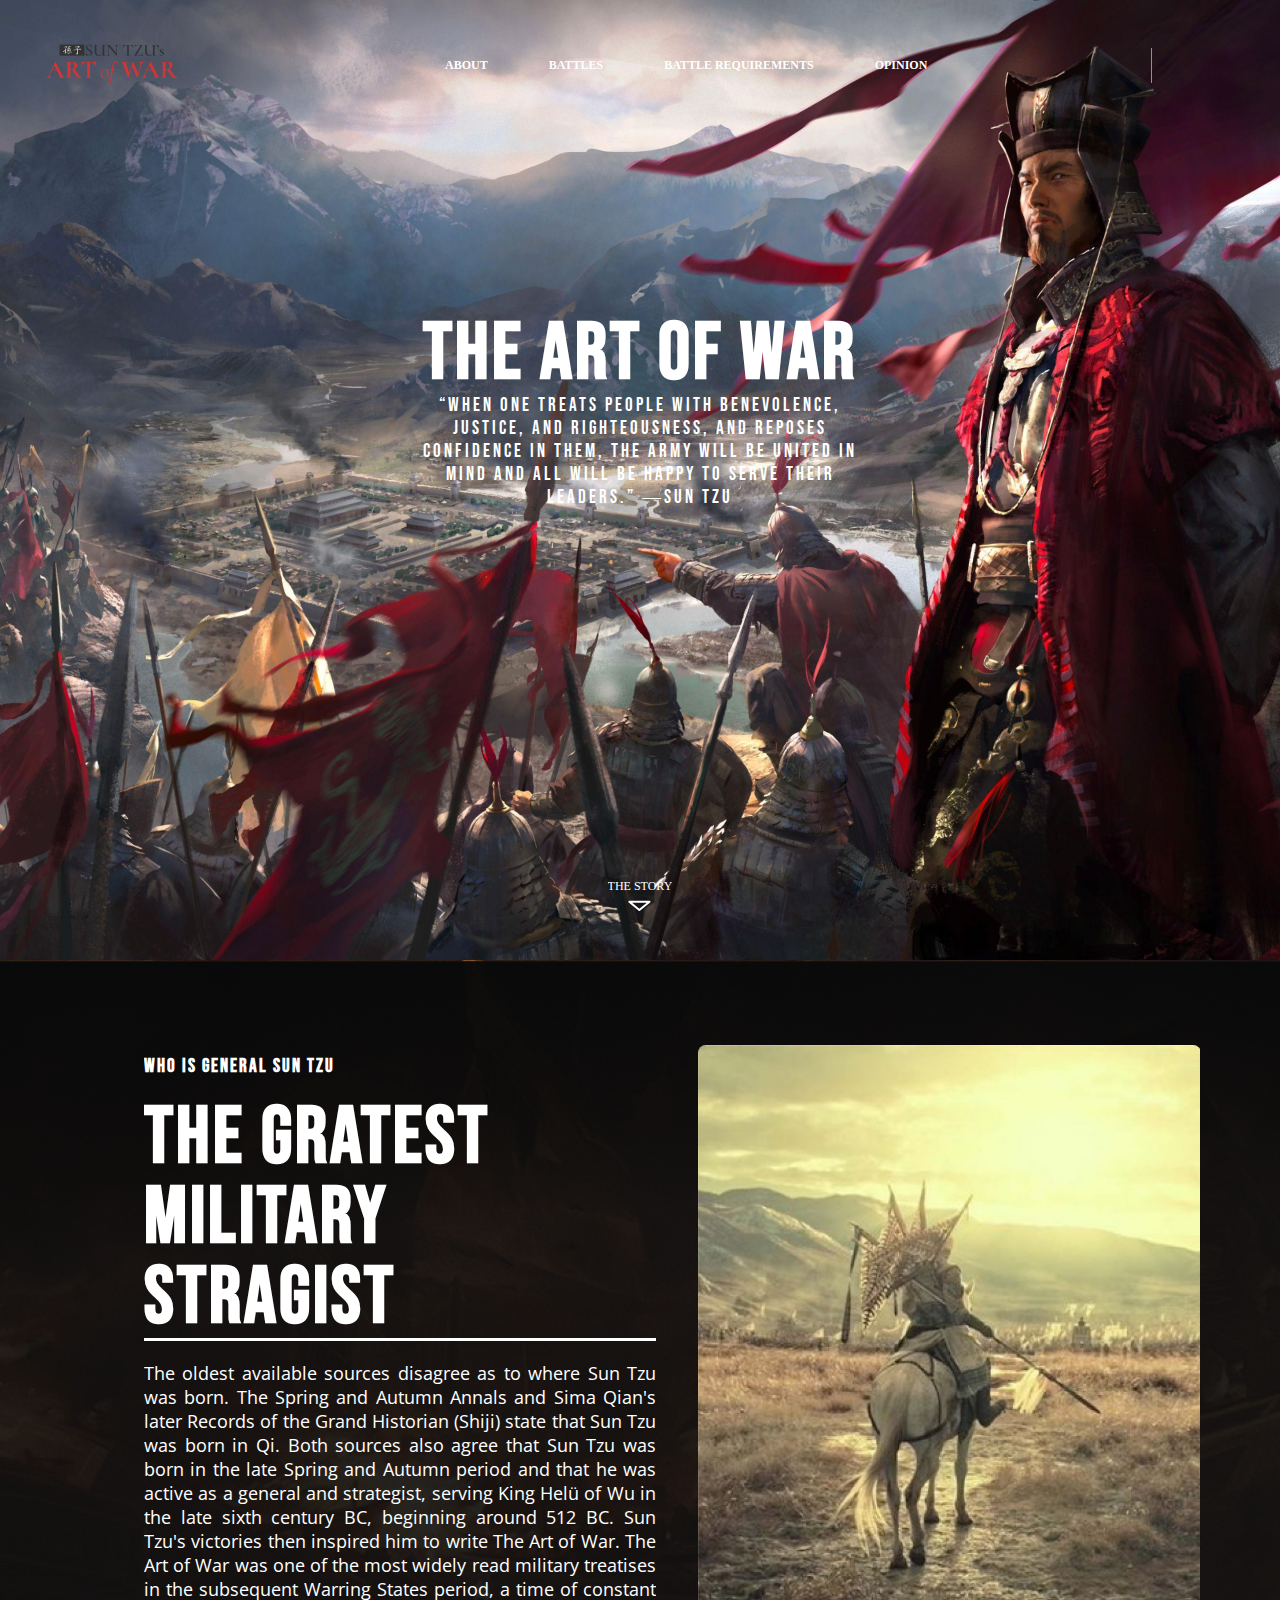
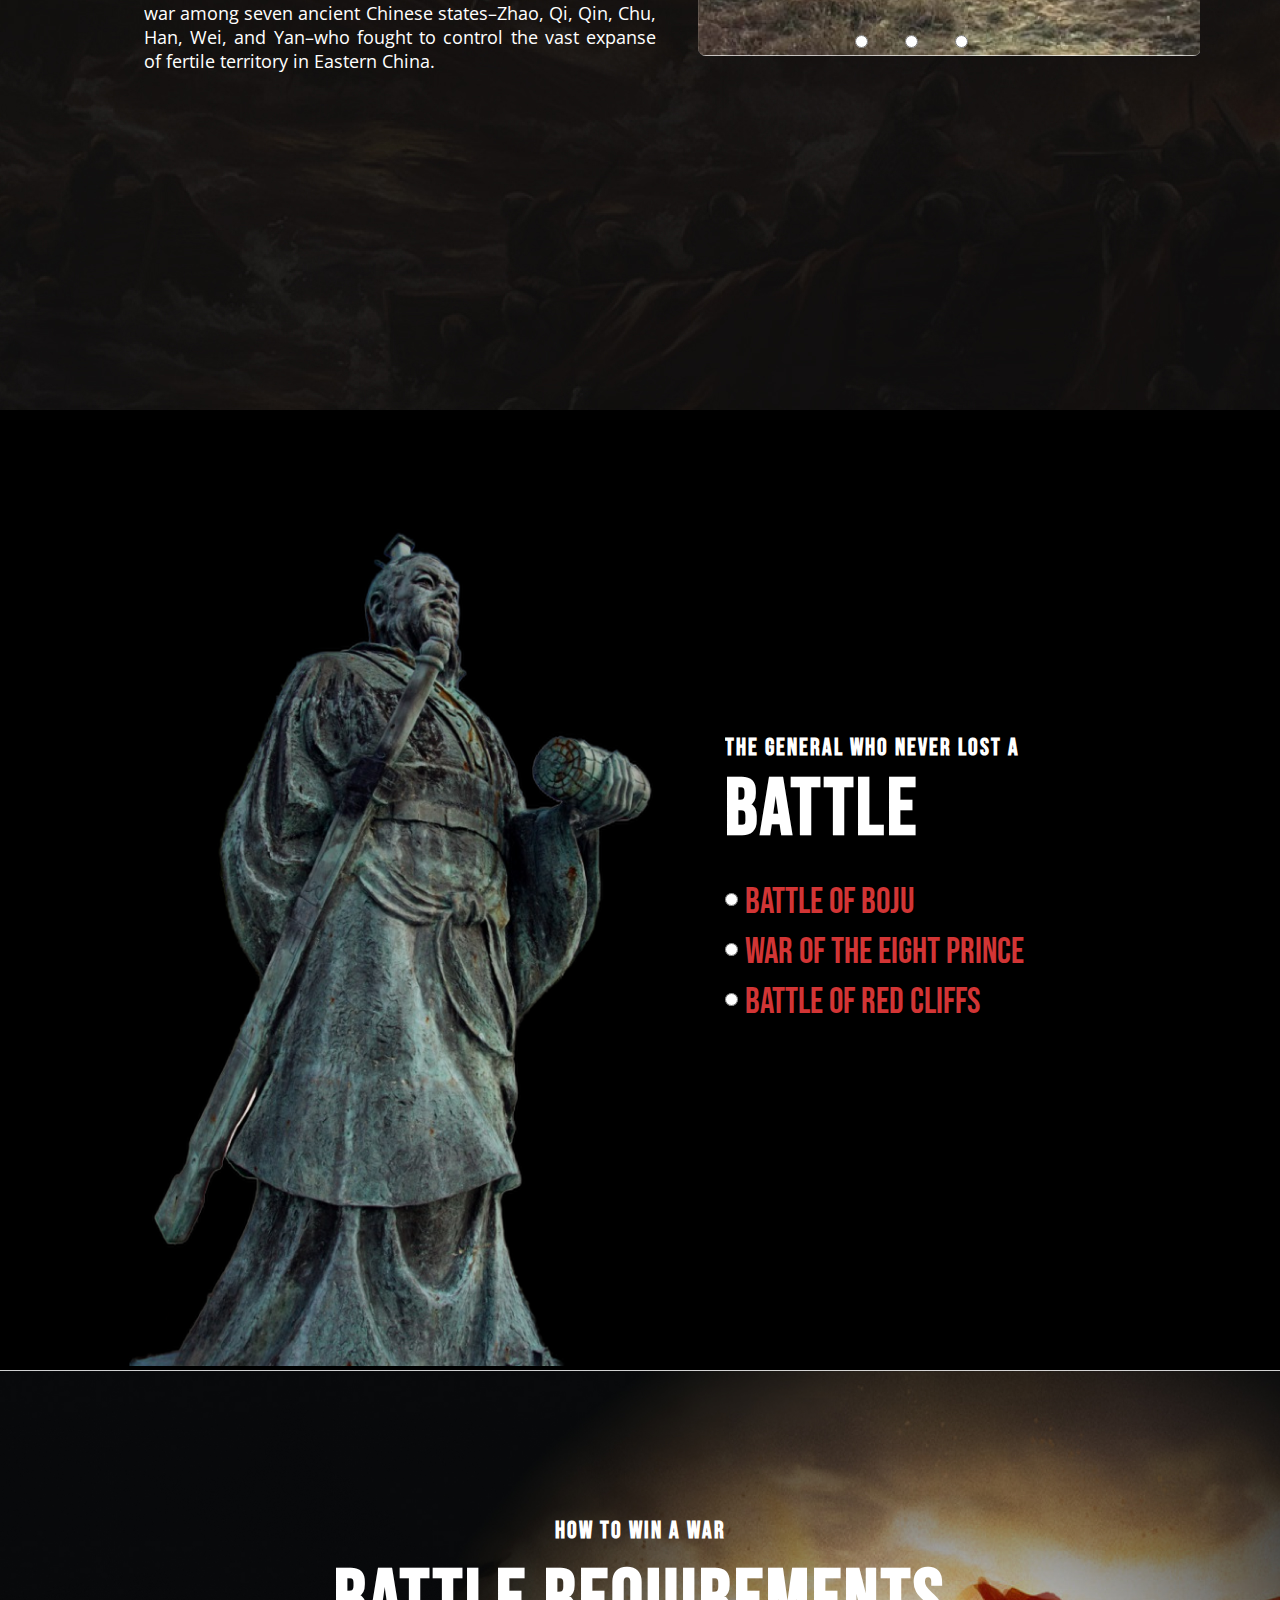
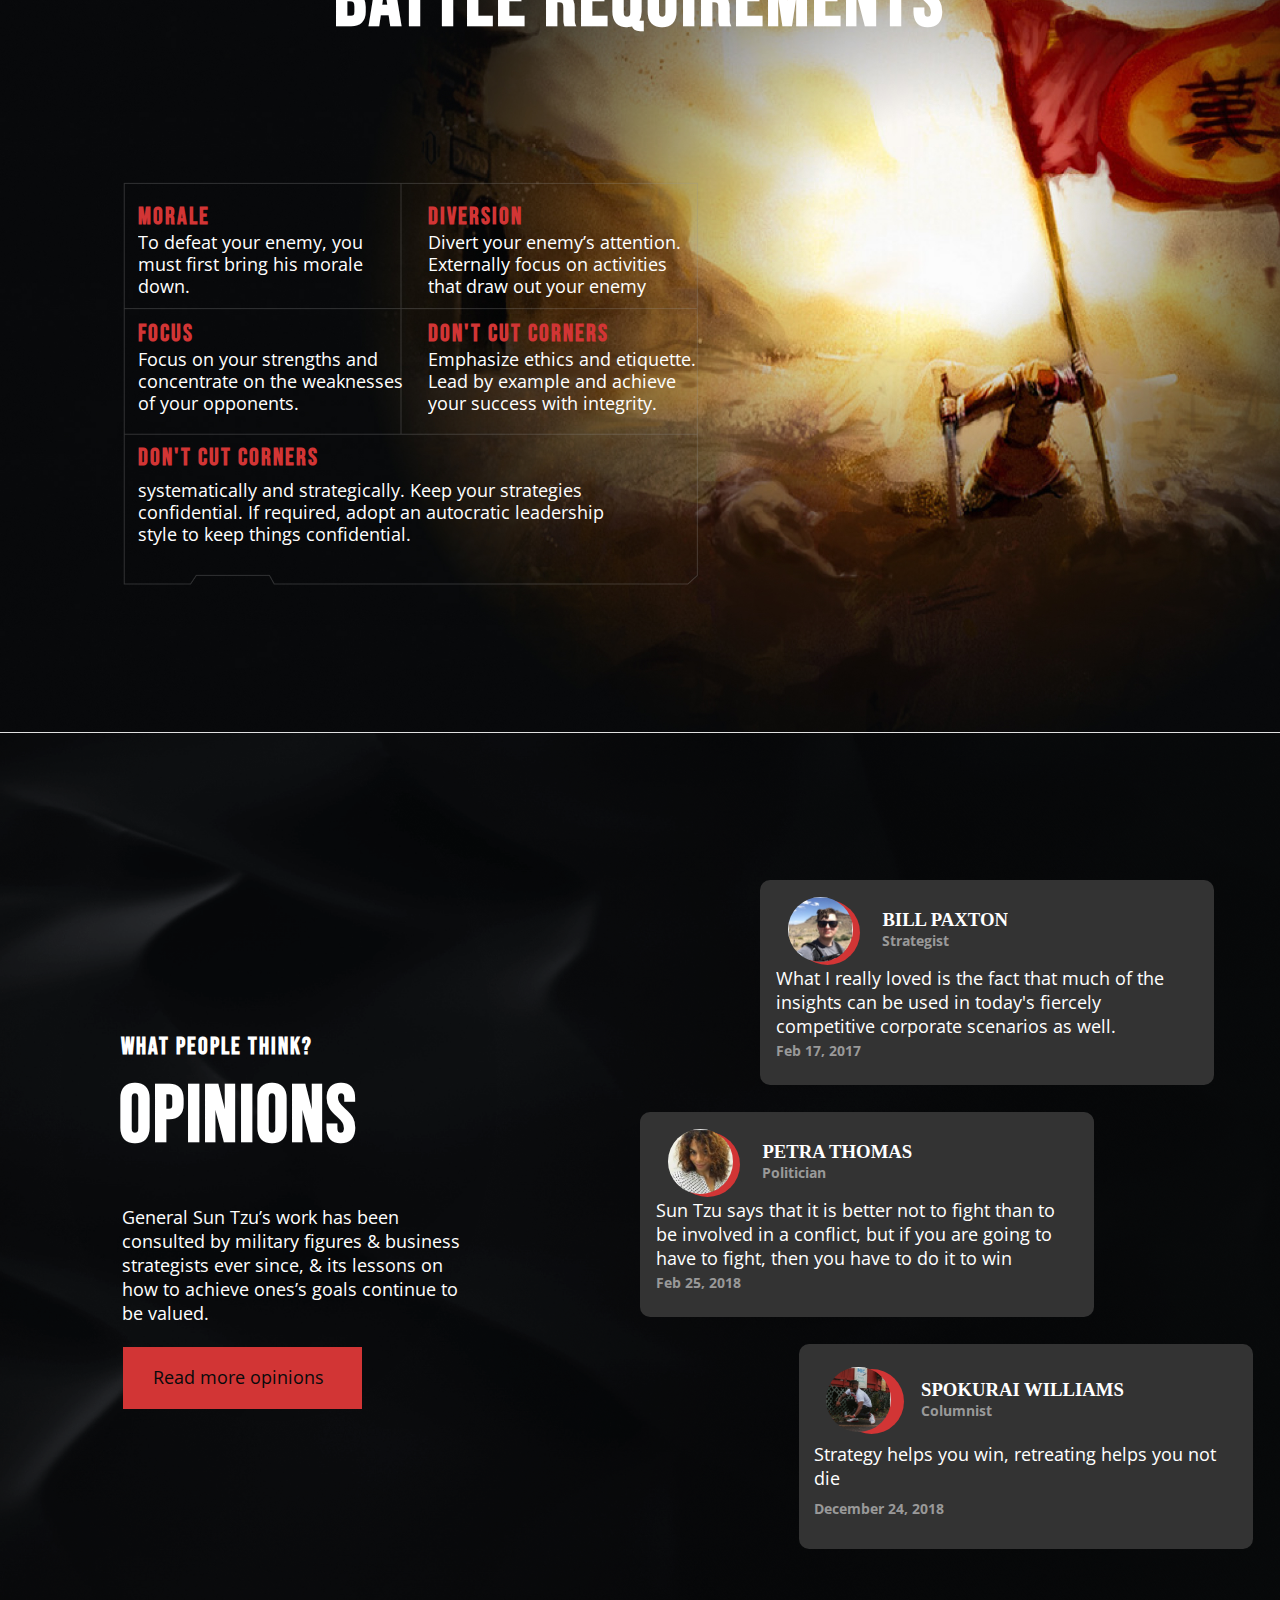
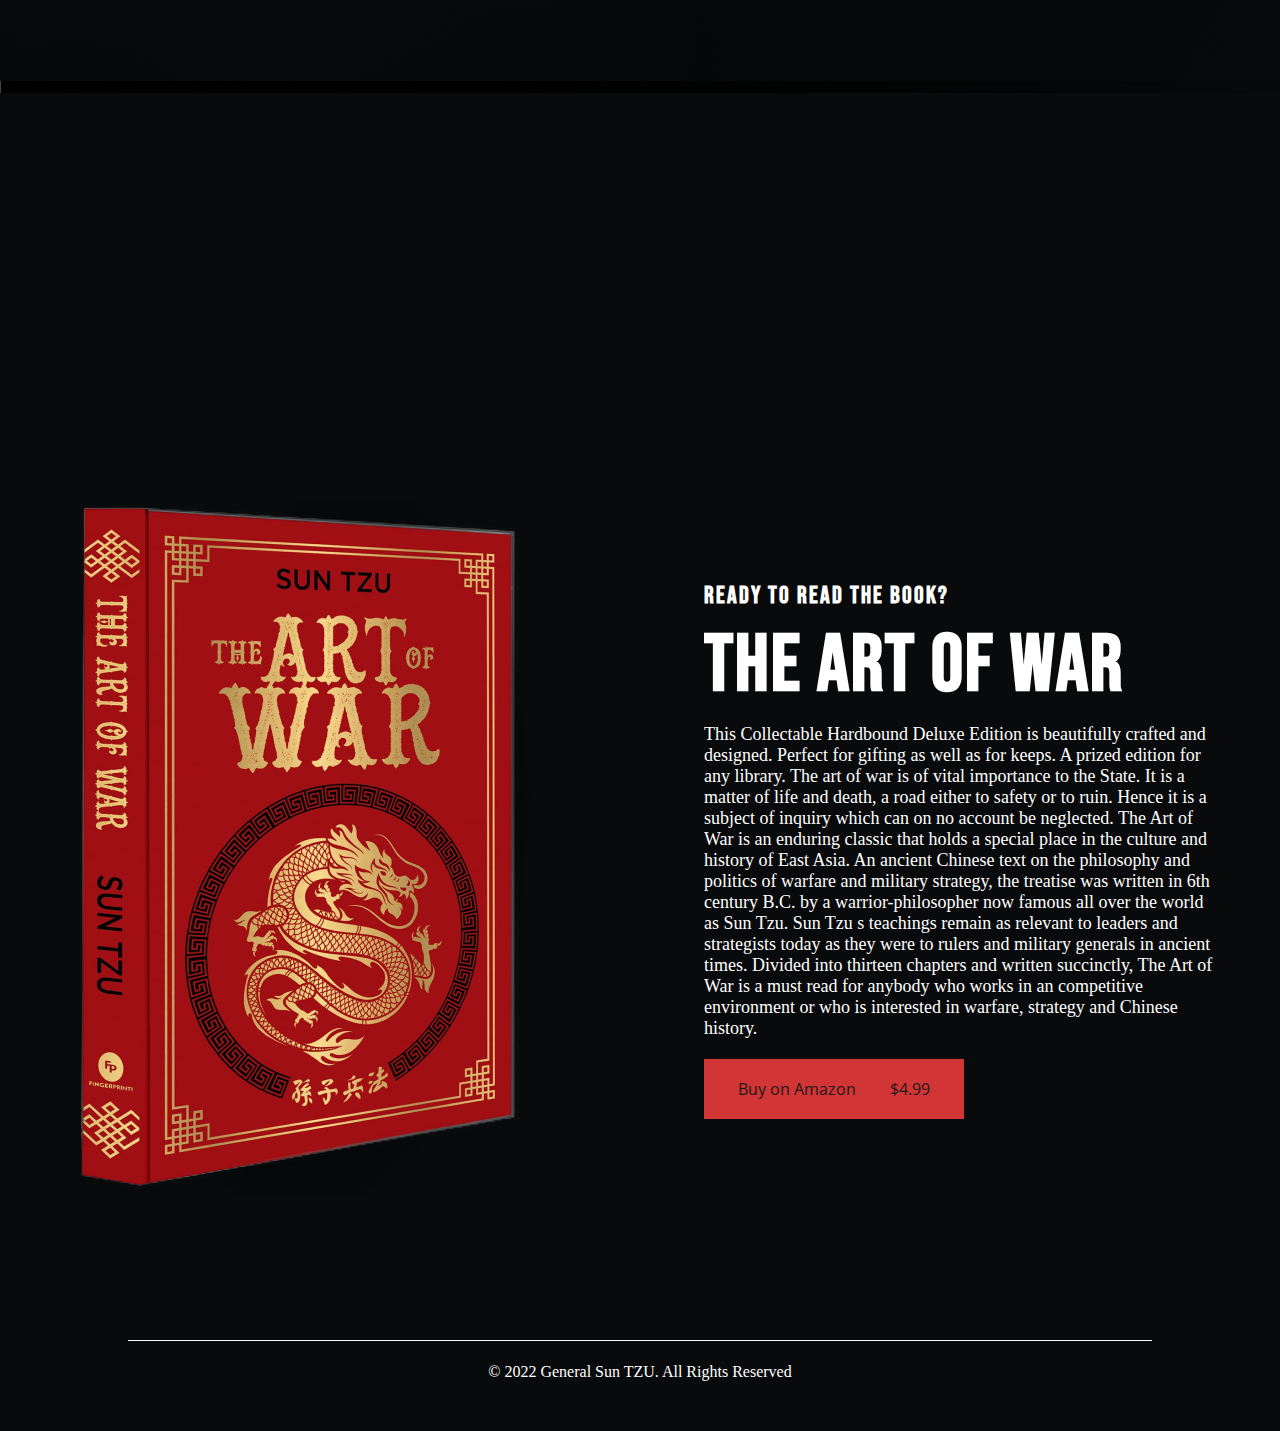
<file: index.html>
<!DOCTYPE html>
<html lang="en">
<head>
    <meta charset="UTF-8">
    <meta http-equiv="X-UA-Compatible" content="IE=edge">
    <meta name="viewport" content="width=device-width, initial-scale=1.0">
    <title>Art of war Landing</title>
    <link rel="stylesheet" href="Art-of-war-landing.css">
    <link rel="stylesheet" href="carousel.css">
    <link rel="stylesheet" href="TheHero.css">
    <link rel="stylesheet" href="battle-req.css">
    <link rel="stylesheet" href="opinions.css"> 
</head>
<body>
    <header>
        
        <nav class="menu">
            <div class="logo"> 
                <img src="./img/heading 1.png" alt=""> 
            </div>
            <div class="menu-links">
                <a href="">ABOUT</a>
                <a href="">BATTLES</a>
                <a href="">BATTLE REQUIREMENTS</a>
                <a href="">OPINION</a>
            </div>
        </nav>

        <div class="header-middle">
            <h1 class="header-heading">THE ART OF WAR</h1>
            <h3 class="header-text">“When one treats people with benevolence, justice, and righteousness, and reposes confidence in them,
            the army will be united in mind and all will be happy to serve their leaders.” ―Sun Tzu</h3>
        </div>
        <div class="header-bottom">
            <a href="" class="scroll-down-text">
                The story
            </a>
            <a href="#General-SUN-TZU-bio" class="scroll-down-button">
                <svg  width="23" height="12" viewBox="0 0 23 12" fill="none" xmlns="http://www.w3.org/2000/svg">
                    <path d="M21.5786 1.83374H1.32422L11.338 10.0029L21.5786 1.83374Z" stroke="white" stroke-width="2" stroke-linecap="round" stroke-linejoin="round"/>
                </svg>  
            </a>

        </div>
    </header>
    <main>
        <section class="General-SUN-TZU-bio" id="General-SUN-TZU-bio">
            <div class="general-carousel">
                <div class="who-is">
                    <h3>WHO IS GENERAL SUN TZU</h3>
                    <h1>THE GRATEST MILITARY STRAGIST</h1>
                    <p>The oldest available sources disagree as to where Sun Tzu was born. The Spring and Autumn Annals and Sima Qian's later Records of the Grand Historian (Shiji) state that Sun Tzu was born in Qi. Both sources also agree that Sun Tzu was born in the late Spring and Autumn period and that he was active as a general and strategist, serving King Helü of Wu in the late sixth century BC, beginning around 512 BC. Sun Tzu's victories then inspired him to write The Art of War. 
                        The Art of War was one of the most widely read military treatises in the subsequent Warring States period, 
                        a time of constant war among seven ancient Chinese states–Zhao, Qi, Qin, Chu, Han, Wei, and Yan–who fought to control the vast expanse of fertile territory in Eastern China.        </p>
        
                </div>
                <div class="carousel">
                    <div class="slides-container">
                    <input type="radio" name="images" id="i1">
                    <input type="radio" name="images" id="i2">
                    <input type="radio" name="images" id="i3">
                        
                        <div class="image-slider">
                            <div class="slide-div" id="slide1">
                                <img src="./img/screenshot 1.jpg" alt="screenshot1" class="img" id="img1">
                                    <label for="i3" class="pre"></label>
                                    <label for="i2" class="nxt"></label>
                            </div>
                            <div class="slide-div" id="slide2">
                                <img src="./img/screenshot 2.jpg" alt="screenshot2" class="img" id="img2">
                                    <label for="i1" class="pre"></label>
                                    <label for="i3" class="nxt"></label>
                            </div>
                            <div class="slide-div" id="slide3">
                                <img src="./img/screenshot 3.jpg" alt="screenshot3" class="img" id="img3">
                                    <label for="i2" class="pre"></label>
                                    <label for="i1" class="nxt"></label>
                            </div>
                        </div>
                    </div>
                </div>
            </div>
        </section>
        <section class="the-hero">
            <div class="hero-image">
                <img src="img/Enchoen27n3200 1.png" alt="">
            </div>
            <div class="hero-text">
                <div class="hero-title">
                    <h3>THE GENERAL WHO NEVER LOST A</h3>
                    <h1>BATTLE</h1>
                </div>
                <div class="battle-list">
                    
                    
                    <ul>
                        <input type="radio" name="battle-list" id="l1"/>
                        <input type="radio" name="battle-list" id="l2">
                        <input type="radio" name="battle-list" id="l3">
                        <li>
                            BATTLE OF BOJU
                        </li>
                        <li id="d1">The Battle of Boju and the Wu-Chu War the first large-scale war of the Eastern Zhou Dynasty.</li>
                        
                        <li>
                            WAR OF THE EIGHT PRINCES
                        </li>
                        <li id="d2">Lorem ipsum dolor sit amet, consectetur adipisicing elit. Veniam, pariatur.</li>
                        <li>
                            BATTLE OF RED CLIFFS
                        </li>
                        <li id="d3">Lorem ipsum dolor sit amet, consectetur adipisicing elit. Tempora magnam incidunt dolor inventore porro in.</li>
    
                    </ul>
                </div>
            </div>
        </section>
        <section class="battle-req">
            <div class="battle-req-title">
                <h3>HOW TO WIN A WAR</h3>
                <h1>BATTLE REQUIREMENTS</h1>
            </div>
            <div class="all-table">
                <img src="img/disquette.png" alt="" class="table-img">
            
                <div class="req-table">
                    <div class="morale">
                        <h3 class="morale-title">
                            MORALE
                        </h3>
                        <p class="morale-p">To defeat your enemy, you must first bring his morale down. </p>
                    </div>
                    <div class="diversion">
                        <h3 class="diversion-title">
                            DIVERSION
                        </h3>
                        <p class="diversion-p">Divert your enemy’s attention. Externally focus on activities that draw out your enemy</p>
                    </div>
                    <div class="Focus">
                        <h3 class="Focus-title">
                            FOCUS
                        </h3>
                        <p class="Focus-p">Focus on your strengths and concentrate on the weaknesses of your opponents.</p>
                    </div>
                    <div class="Don’t-cut-corners">
                        <h3 class="Don’t-cut-corners-title">
                            DON'T CUT CORNERS
                        </h3>
                        <p class="Focus-p">Emphasize ethics and etiquette. Lead by example and achieve your success with integrity.</p>
                    </div>
                    <div class="Attack-from-all-sources">
                        <h3 class="Attack-from-all-sources-title">
                            DON'T CUT CORNERS
                        </h3>
                        <p class="Attack-from-all-sources-p">systematically and strategically. Keep your strategies confidential. If required, adopt an autocratic leadership style to keep things confidential.</p>
                    </div>

                </div>
            </div>
        </section>
        <section class="opinions">
            <div class="opinion-text">
                <h3 class="opinion-h3-title">What people think?</h3>
                <h1 class="opinion-h1-title">OPINIONS</h1>
                <p class="opinion-p-text">General Sun Tzu’s work has been consulted by military figures & business strategists ever since, & its lessons on how to achieve ones’s goals continue to be valued.</p>
                <a href="#" class="opinion-btn">Read more opinions</a>
            </div>
            <div class="peoples-commet">
                    <div class="bill">
                        <div class="img-name-title">
                            <div class="bg-img"></div>
                            <img src="./img/image 8.jpg" alt="bill" class="commentators-image" height="65px" width="65px">
                            <div class="name-title">
                                <h3 class="name">BILL PAXTON</h3>
                                <h5 class="commentator's-title">Strategist</h5>
                            </div>
                        </div>
                        <p class="comment">What I really loved is the fact that much of the insights can be used in today's fiercely competitive corporate scenarios as well. </p>
                        <h5 class="comment-date">Feb 17, 2017</h5>
                    </div>
                <div class="petra">
                    <div class="img-name-title">
                        <div class="bg-img"></div>
                        <img src="./img/image.jpg" alt="petra" class="commentators-image" height="65px" width="65px">
                        <div class="name-title">
                            <h3 class="name">PETRA THOMAS</h3>
                            <h5 class="commentator's-title">Politician</h5>
                       </div>   
                    </div>
                        <p class="comment">Sun Tzu says that it is better not to fight than to be involved in a conflict, but if you are going to have to fight, then you have to do it to win</p>
                        <h5 class="comment-date">Feb 25, 2018</h5>
                </div>
                <div class="spokurai">
                    <div class="img-name-title">
                            <div class="bg-img"></div>
                            <img src="./img/image (1).jpg" alt="spokurai" class="commentators-image" height="65px" width="65px">
                            <div class="name-title">
                                <h3 class="name">SPOKURAI WILLIAMS</h3>
                                <h5 class="commentator's-title">Columnist</h5>
                            </div> 
                    </div>
                        <p class="comment">Strategy helps you win, retreating helps you not die</p>
                        <h5 class="comment-date">December 24, 2018</h5>
                </div>
            </div>
        </section>
        <section class="more-about-the-book">
            <div class="read-the-book">
                <div class="book-picture"><img src="img/Group 3.png" alt=""></div>
                <div class="book-discription">
                    <h3 class="get-ready-text">READY TO READ THE BOOK?</h3>
                    <h1 class="book-name">THE ART OF WAR</h1>
                    <p class="short-descp">
                        This Collectable Hardbound Deluxe Edition is beautifully crafted and designed.
                        Perfect for gifting as well as for keeps. A prized edition for any library. 
                        The art of war is of vital importance to the State. It is a matter of life and death, 
                        a road either to safety or to ruin. Hence it is a subject of inquiry which can on no account be neglected. 
                        The Art of War is an enduring classic that holds a special place in the culture and history of East Asia. 
                        An ancient Chinese text on the philosophy and politics of warfare and military strategy, the treatise was written in 6th century B.C. by a warrior-philosopher now famous all over the world as Sun Tzu. 
                        Sun Tzu s teachings remain as relevant to leaders and strategists today as they were to rulers and military generals in ancient times. Divided into thirteen chapters and written succinctly, The Art of War is a must read for anybody who works in an competitive environment or who is interested in warfare, 
                        strategy and Chinese history.
                    </p>
                    <a href="#" class="dload-btn">
                        <span class="where-to-buy">Buy on Amazon</span>
                        <span class="price">$4.99</span>
                    </a>
                </div>
            </div>
        </section>

        <footer>
            <div class="copy"> © 2022 General Sun TZU. All Rights Reserved</div>
        </footer>
    </main>

  
    
</body>
</html>
</file>
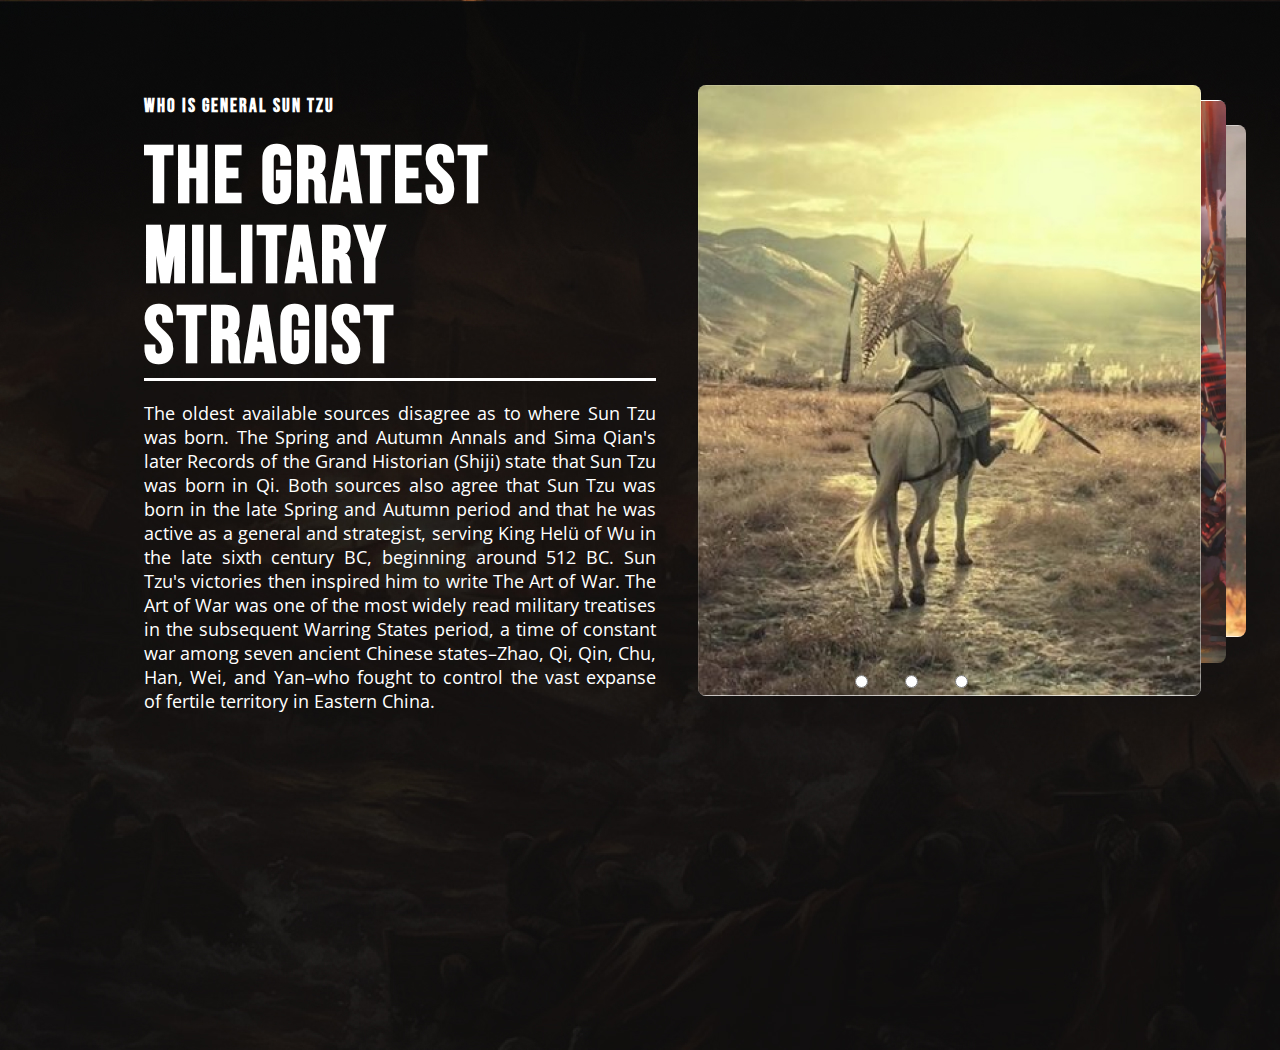
<file: carousel.html>
<!DOCTYPE html>
<html lang="en">
<head>
    <meta charset="UTF-8">
    <meta http-equiv="X-UA-Compatible" content="IE=edge">
    <meta name="viewport" content="width=device-width, initial-scale=1.0">
    <title>Document</title>
    <link rel="stylesheet" href="carousel.css">
</head>
<body>
    <div class="general-carousel">
        <div class="who-is">
            <h3>WHO IS GENERAL SUN TZU</h3>
            <h1>THE GRATEST MILITARY STRAGIST</h1>
            <p>The oldest available sources disagree as to where Sun Tzu was born. The Spring and Autumn Annals and Sima Qian's later Records of the Grand Historian (Shiji) state that Sun Tzu was born in Qi. Both sources also agree that Sun Tzu was born in the late Spring and Autumn period and that he was active as a general and strategist, serving King Helü of Wu in the late sixth century BC, beginning around 512 BC. Sun Tzu's victories then inspired him to write The Art of War. 
                The Art of War was one of the most widely read military treatises in the subsequent Warring States period, 
                a time of constant war among seven ancient Chinese states–Zhao, Qi, Qin, Chu, Han, Wei, and Yan–who fought to control the vast expanse of fertile territory in Eastern China.        </p>

        </div>
        <div class="carousel">
            <div class="slides-container">
            <input type="radio" name="images" id="i1">
            <input type="radio" name="images" id="i2">
            <input type="radio" name="images" id="i3">
                
                <div class="image-slider">
                    <div class="slide-div" id="slide1">
                        <img src="./img/screenshot 1.jpg" alt="screenshot1" class="img" id="img1">
                            <label for="i3" class="pre"></label>
                            <label for="i2" class="nxt"></label>
                    </div>
                    <div class="slide-div" id="slide2">
                        <img src="./img/screenshot 2.jpg" alt="screenshot2" class="img" id="img2">
                            <label for="i1" class="pre"></label>
                            <label for="i3" class="nxt"></label>
                    </div>
                    <div class="slide-div" id="slide3">
                        <img src="./img/screenshot 3.jpg" alt="screenshot3" class="img" id="img3">
                            <label for="i2" class="pre"></label>
                            <label for="i1" class="nxt"></label>
                    </div>
                </div>
            </div>
        </div>
    </div>
</body>
</html>
</file>
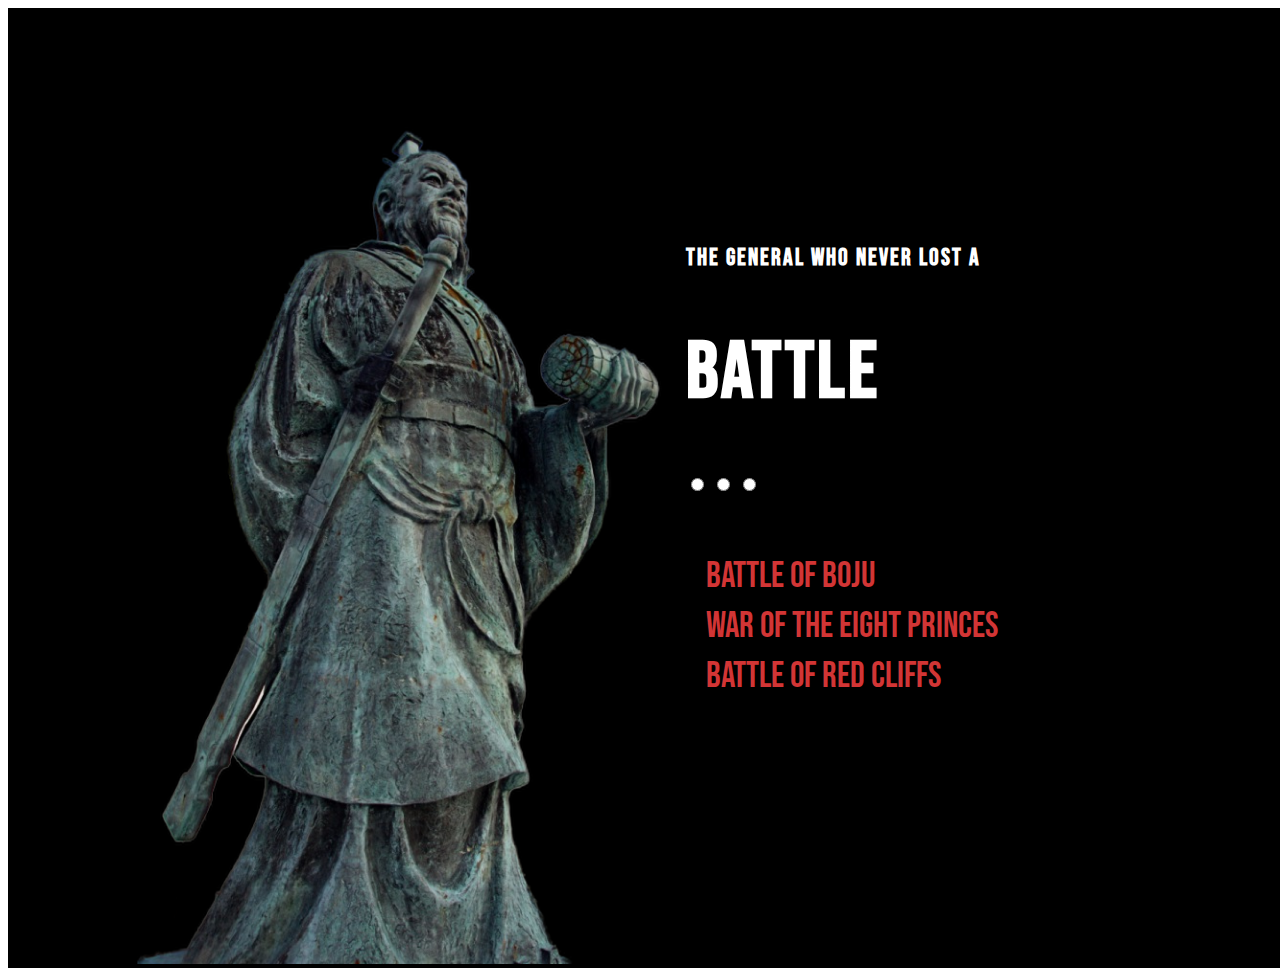
<file: TheHero.html>
<!DOCTYPE html>
<html lang="en">
<head>
    <meta charset="UTF-8">
    <meta http-equiv="X-UA-Compatible" content="IE=edge">
    <meta name="viewport" content="width=device-width, initial-scale=1.0">
    <title>The Hero</title>
    <link rel="stylesheet" href="./TheHero.css">
</head>
<body>
    <div class="the-hero">
        <div class="hero-image">
            <img src="img/Enchoen27n3200 1.png" alt="">
        </div>
        <div class="hero-text">
            <div class="hero-title">
                <h3>THE GENERAL WHO NEVER LOST A</h3>
                <h1>BATTLE</h1>
            </div>
            <div class="battle-list">
                <input type="radio" name="battle-list" id="l1"/>
                <input type="radio" name="battle-list" id="l2">
                <input type="radio" name="battle-list" id="l3">

                <ul>
                    <li>
                        BATTLE OF BOJU
                    </li>
                    <li id="d1">The Battle of Boju and the Wu-Chu War the first large-scale war of the Eastern Zhou Dynasty.</li>
                    
                    <li>
                        WAR OF THE EIGHT PRINCES
                    </li>
                    <li id="d2">Lorem ipsum dolor sit amet, consectetur adipisicing elit. Veniam, pariatur.</li>
                    <li>
                        BATTLE OF RED CLIFFS
                    </li>
                    <li id="d3">Lorem ipsum dolor sit amet, consectetur adipisicing elit. Tempora magnam incidunt dolor inventore porro in.</li>

                </ul>
            </div>
        </div>
    </div>
</body>
</html>
</file>
<file: Art-of-war-landing.css>
@import url('https://fonts.googleapis.com/css2?family=Bebas+Neue&display=swap');
@import url('https://fonts.googleapis.com/css2?family=Bebas+Neue&family=Open+Sans:ital,wght@1,600;1,800&display=swap');

*{
    box-sizing: border-box;
    margin: 0;
    padding: 0;
    overflow-x: hidden;
}
html {
    scroll-behavior: smooth;
}
header {
    background-image: url(./img/2728771\ 1bg-img1.png);
    background-repeat: no-repeat;
    height: 960.14px;
    width: 100vw;
    display: flex;
    flex-direction: column;
    justify-content: space-between;
    align-items: center;
}

.header-heading {
    overflow: hidden;
}

header .menu {
    width: 100vw;
    padding: 40px;
    display: flex;
    justify-content: space-between ;
    align-items: center;
    /* background-color: aliceblue; */
}

.menu-links {
    position: absolute;
    right: 10vw;
    width: 60vw;
    display: flex;
    border-right: 1px solid #909090;
    padding: 10px 0;
}

.menu-links a{
    font-size: 12px;
    font-weight: 700;
    padding-left: 61px;
    color: #fff;
    text-decoration: none;

}

.header-middle {
    /* align-self: center; */
    width: 35vw;
    text-align: center;
    color: #fff;
    font-family: 'Bebas Neue';
    letter-spacing: 3px;
    position: absolute;
    top: 313.7px

}

.header-middle h1 {
    line-height: 80px;
    font-size: 80px;
    
}

.header-middle h3{
    font-size: 24;
    font-weight: lighter;
}

.header-bottom {
    display: flex;
    flex-direction: column;
    align-items: center;
    position: absolute;
    top: 874.23px;
}

.scroll-down-text {
    color: #fff;
    line-height: 24px;
    text-decoration: none;
    text-transform: uppercase;
    font-size: 12px;
}
</file>
<file: carousel.css>
@import url('https://fonts.googleapis.com/css2?family=Bebas+Neue&display=swap'); 
@import url('https://fonts.googleapis.com/css2?family=Bebas+Neue&family=Open+Sans:ital,wght@1,600;1,800&display=swap');

:root {
    --color: #fff;
    --border-color: #fff;
    --border-radius: 8px;
    --h-font: 'Bebas Neue', sans-serif;
    --p-font: 'Open Sans' , sans-serif;
    --letter-spacing: 2px;
    --p-Fsize: 18px;
    --feature-color: #D23535;
    --h1Fsize: 80px;
    --h3Fsize: 24px;

}

* {
    box-sizing: border-box;
    padding: 0;
    margin: 0;
}

.general-carousel{
    display: flex;
    justify-content: space-around;
    align-items: center;
    background-image: url(./img/bg\ image\ 2.jpg) ;
    background-repeat: no-repeat;
    color: var(--color);
    height: 1050px;
    width: 100vw;
}




div.who-is{
    width: 40%;
    margin-left: 10%;
    height: 100vh;
    letter-spacing: var(--letter-spacing);
    align-self: center;
}


.who-is h3 {
    margin: 20px 0;
    font-family: var(--h-font);
}

.who-is h1 {
    font-size: 80px;
    font-family: var(--h-font);
    line-height: 80px;
    border-bottom: 3px solid var(--border-color);
    margin: 20px 0;
    letter-spacing: 3px;
    overflow: hidden;
}

.who-is p {
    font-family: var(--p-font);
    letter-spacing: 0;
    text-align: justify;
    font-size: var(--p-Fsize) ;
}


/* ==============================
-------------SLIDES--------------
================================= */

div.carousel{
    position: relative;
    width: 40%;
    height: 100vh;
    margin-right: 5%;
}

#img1, #img2, #img3 {
    border-radius: var(--border-radius);
}

#img1 {
    position: absolute;
    height: 611px;
    width: 503px;
    z-index: 3;
    top: 10px;
    left: 10px;
    transition: all 1s ease-out;
}


#img2 {
    position: absolute;
    height: 563px;
    width: 438px;
    top: 25px;
    left: 100px;
    z-index: 2;
    transition: all 1s ease-out;
}

#img3 {
    position: absolute;
    height: 512px;
    width: 438px;
    top: 50px;
    left: 120px;
    z-index: 1;
    transition: all 1s ease-out;
}

input[type="radio"] {
    position: absolute;
    z-index: 4;
    top: 600px;
    left: 167px;
}

#i2 {
    left: 217px;
}


#i3 {
    left: 267px;
}

/* ==============================
---------SECOND SLIDE-----------
================================= */
#i2:checked ~ div #img2 {
    z-index: 3;
    height: 611px;
    width: 503px;
    top: 10px;
    left: 10px;
}

/* ====================================================================
---------Position of fist slide when second slide is checked-----------
======================================================================== */

#i2:checked ~ div #img1 {
    z-index: 1;
    height: 512px;
    width: 438px;
    top: 50px;
    left: 120px;
}


/* ====================================================================
---------Position of third slide when second slide is checked-----------
======================================================================== */

#i2:checked ~ div #img3 {
    height: 563px;
    width: 438px;
    top: 25px;
    left: 100px;
    z-index: 2;

}


/* ==============================
---------THIRD SLIDE-----------
================================= */

#i3:checked ~ div #img3 {
    z-index: 3;
    height: 611px;
    width: 503px;
    top: 10px;
    left: 10px;
}


/* ====================================================================
---------Position of first slide when third slide is checked-----------
======================================================================== */

#i3:checked ~ div #img1 {
    z-index: 2;
    height: 563px;
    width: 438px;
    top: 25px;
    left: 100px;
}


/* ====================================================================
---------Position of second slide when third slide is checked-----------
======================================================================== */

#i3:checked ~ div #img2 {
    height: 512px;
    width: 438px;
    top: 50px;
    left: 120px;
    z-index: 1;
}
</file>
<file: TheHero.css>
@import url('https://fonts.googleapis.com/css2?family=Bebas+Neue&display=swap'); 
@import url('https://fonts.googleapis.com/css2?family=Bebas+Neue&family=Open+Sans:ital,wght@1,600;1,800&display=swap');



:root {
    --color: #fff;
    --border-color: #fff;
    --border-radius: 8px;
    --h-font: 'Bebas Neue', sans-serif;
    --p-font: 'Open Sans' , sans-serif;
    --letter-spacing: 2px;
    --p-Fsize: 18px;
    --feature-color: #D23535;
    --h1Fsize: 80px;
    --h3Fsize: 24px;

}

* {
    box-sizing: border-box;
}

.the-hero {
    width: 100vw;
    height: 960.27px;
    background-color: #000;
    color: var(--color);
    display: flex;
    justify-content: space-around;
    align-items: flex-end;
}

.hero-image {
    width: 60%;
    margin-left: 10%;
}
.hero-text {
    align-self: center;
    margin-right: 20%;
    width: 30%;
    letter-spacing: var(--letter-spacing);
    font-family: var(--h-font);
}

.hero-title h3 {
    font-size: var(--h3Fsize);
}

.hero-title h1 {
    font-size: var(--h1Fsize);
    letter-spacing: 3px;

}

.battle-list {
    position: relative;
}

ul {
    padding: 20px;
    line-height: 30px;
    list-style-type: none;
    font-family: var(--h-font);
    font-size: 36px;
    line-height: 50px;
    color: var(--feature-color);
    letter-spacing: 0;
    width: 700px;
    
}

ul #l1,
ul #l2,
ul #l3 {
    position: absolute;
    top: 35px;
    display: block;
    left: 0;
    
}

ul> #l2 {
    top: 85px;
}

ul> #l3 {
    top: 135px;
}

li {
    width: 365px;
}

/* ==============================
-------------display none
                #d1
                #d2
                #d3
                --------------
================================= */

li#d1,
li#d2,
li#d3 {

    position: relative;
    display: none;
    font-size: var(--p-Fsize);
    line-height: 22px;
    font-family: var(--p-font);
    color: var(--color);
    text-align: justify;
    

}

/* ==============================
-------------display 
                #d1
                #d2
                #d3
 when radio is checked--------------
================================= */

    /* BATTLE OF BOJU */
input[type="radio"]#l1:checked ~ li#d1,

    /* WAR OF THE EIGHT PRINCES*/
input[type="radio"]#l2:checked ~ li#d2,

    /* BATTLE OF RED CLIFFS */
input[type="radio"]#l3:checked ~ li#d3 {
    display: block;
}

/* radio 2 position when radio 1 is checked */
input[type="radio"]#l1:checked ~ input[type="radio"]#l2 {
    top: 150px; 
}

/* radio 3 position when radio 1 is checked */
input[type="radio"]#l1:checked ~ input[type="radio"]#l3 {
    top: 200px; 
}


/* radio 3 position when radio 2 is checked */ 
input[type="radio"]#l2:checked ~ input[type="radio"]#l3 {
    top: 180px; 
}
</file>
<file: battle-req.css>
@import url('https://fonts.googleapis.com/css2?family=Bebas+Neue&display=swap'); 
@import url('https://fonts.googleapis.com/css2?family=Bebas+Neue&family=Open+Sans:ital,wght@1,600;1,800&display=swap');



:root {
    --color: #fff;
    --border-color: #fff;
    --border-radius: 8px;
    --h-font: 'Bebas Neue', sans-serif;
    --p-font: 'Open Sans' , sans-serif;
    --letter-spacing: 2px;
    --p-Fsize: 18px;
    --feature-color: #D23535;
    --h1Fsize: 80px;
    --h3Fsize: 24px;


}

*{
    /* overflow: hidden; */
}



.battle-req {
    background-image: url(./img/Group\ 2.jpg);
    background-repeat: no-repeat;
    background-size: cover;
    height: 961.29px;
    width: 100vw;
    color: var(--color);
}

.battle-req-title {
    text-align: center;
    padding: 145.29px 0 133.34px;
    font-family: var(--h-font);
}

.battle-req-title h3 {
    padding-bottom: 8px;
    font-size: var(--h3Fsize);
    letter-spacing: var(--letter-spacing);
}

.battle-req-title h1 {
    font-size: 80px;
    letter-spacing: 3px;
}

.all-table {
    width: 1000px;
    height: 500px;
    position: relative;
    left: 122.77px;
}

.table-img {
    /* position: absolute; */
}




.req-table {
    top: 20px;
    left: 15px;
    width: 900px;
    height: 350px;
    position: absolute;
    display: grid;
    grid-template-columns: 270px 270px;
    grid-template-rows: auto;
    grid-template-areas: "morale diversion"
    "focus corners"
    "attack attack";

    column-gap: 20px;
    
    
}

.req-table h3 {
    font-size: var(--h3Fsize);
    font-family: var(--h-font);
    color: var(--feature-color);
    letter-spacing: var(--letter-spacing);
}

.req-table p {
    font-size: var(--p-Fsize);
    font-family: var(--p-font);
    line-height: 22px;
}

.Attack-from-all-sources {
    grid-area: attack ;
    display: flex;
    flex-direction: column;
    justify-content: space-evenly;
    width: 500px;
}

.morale {
    grid-area: morale;
    width: 250px;
}

.req-table p {
    overflow: hidden;
}
</file>
<file: opinions.css>
@import url('https://fonts.googleapis.com/css2?family=Bebas+Neue&display=swap'); 
@import url('https://fonts.googleapis.com/css2?family=Bebas+Neue&family=Open+Sans:ital,wght@1,600;1,800&display=swap');

:root {
    --color: #fff;
    --border-color: #fff;
    --border-radius: 8px;
    --h-font: 'Bebas Neue', sans-serif;
    --p-font: 'Open Sans' , sans-serif;
    --letter-spacing: 2px;
    --p-Fsize: 18px;
    --feature-color: #D23535;
    --h1Fsize: 80px;
    --h3Fsize: 24px;

}

section.opinions {
    background-image: url(img/bg\ image\ 3.png);
    background-repeat: no-repeat;
    display: flex;
    justify-content: center;
    align-items: center;
    color: var(--color);
    height: 1300px;
}

.opinion-text {
    width: 50%;
   /* margin: 0 2% 0 8% ; */
   height: 1000px;
   align-self: center;
   font-size: var(--p-Fsize);
   font-family: var(--p-font);
}

.opinion-h3-title {
    padding-left: 121.17px;
    margin-top: 150.67px;
    font-size: var(--h3Fsize);
    font-family: var(--h-font);
    letter-spacing: var(--letter-spacing);
}

.opinion-h1-title{
    padding: 8.09px 0 0 118.58px;
    font-size: var(--h1Fsize);
    font-family: var(--h-font);
    letter-spacing: var(--letter-spacing);

}

.opinion-p-text {
    padding: 40px 166px 40px 121.58px;
    
}
.opinion-btn {
    padding: 18px 38px 20px 30px;
    background-color: var(--feature-color);
    color: #080A0B;
    margin-left: 122.58px ;
    text-decoration: none;
}





    /* Cards */
.peoples-commet {
    margin: 145.13px 0 147.69px 0;
    position: relative;
    width: 50%;
    height: 1000px;

}

.bill,
.petra,
.spokurai {
    width: 453.89px;
    height: 205px;
    background-color: #333;
    margin-bottom: 26.97px ;
    border-radius: 10px;
    position: relative;
    left: 0;
    padding: 13.49px 31.56px 21.59px 15.62px;
    display: flex;
    flex-direction: column;
    justify-content: space-evenly;
}


.bill h5,
.petra h5,
.spokurai h5 {
    color: #999;
    font-family: var(--p-font);
    font-size: 14px;
}


.bill {
    left: 120px;
}

.spokurai {
    left: 158.65px;
}


.commentators-image {
    position: relative;
    border-radius: 50%;
    margin: 0 29.87px 0 11.92px;
}
.bg-img {
    position: absolute;
    width: 65px;
    height: 65px;
    border-radius: 50%;
    background-color: var(--feature-color);
    left: 35px;
    top: 20px;
}

.spokurai .bg-img{
    left: 40px;
    top: 25px;
}


.comment {
    /* padding-bottom: 17.41px; */
    font-size: var(--p-Fsize);
    font-family: var(--p-font);
}


div.img-name-title {
    display: flex;
    align-items: center;
    /* margin: 15.49px 0; */
}


    /* DOWNLOAD THE BOOK */


.more-about-the-book {
    background-color: #080A0B;
    color: var(--color);
    font-family: var(--p-Fsize);
    font-size: var(--p-Fsize);
}
.read-the-book {
    display: flex;
    justify-content: space-around;
    align-items: center;

}

.book-picture {
    width: 40%;
    margin: 50px 0 120.81px;
}

.book-discription {
    width: 40%;
    margin: 149px 0 220.77px;
}

.get-ready-text {
    padding-bottom: 8.21px;
    font-family: var(--h-font);
    font-size: var(--h3Fsize);
    letter-spacing: var(--letter-spacing);
}

.book-name {
    font-family: var(--h-font);
    font-size: var(--h1Fsize);
    letter-spacing: var(--letter-spacing);
    padding-bottom: 9.79px;
}

.short-descp {
    padding-bottom: 20px;
}

.dload-btn {
    padding: 19px 0 19.25px 0;
    width: 260px;
    background-color: var(--feature-color);
    display: flex;
    justify-content: space-evenly;
    color:#1A1917;
    font-family: var(--p-font);
    font-size: 16px;
    text-decoration: none;
}



/* FOOTER */

footer {
    background-color: #080A0B ;
}

.copy {
    width: 80%;
    text-align: center;
    margin: 0 auto;
    color: #fff ;
    padding: 22px 0 50px 0;
    border-top: 1px solid #fff;
}
</file>
